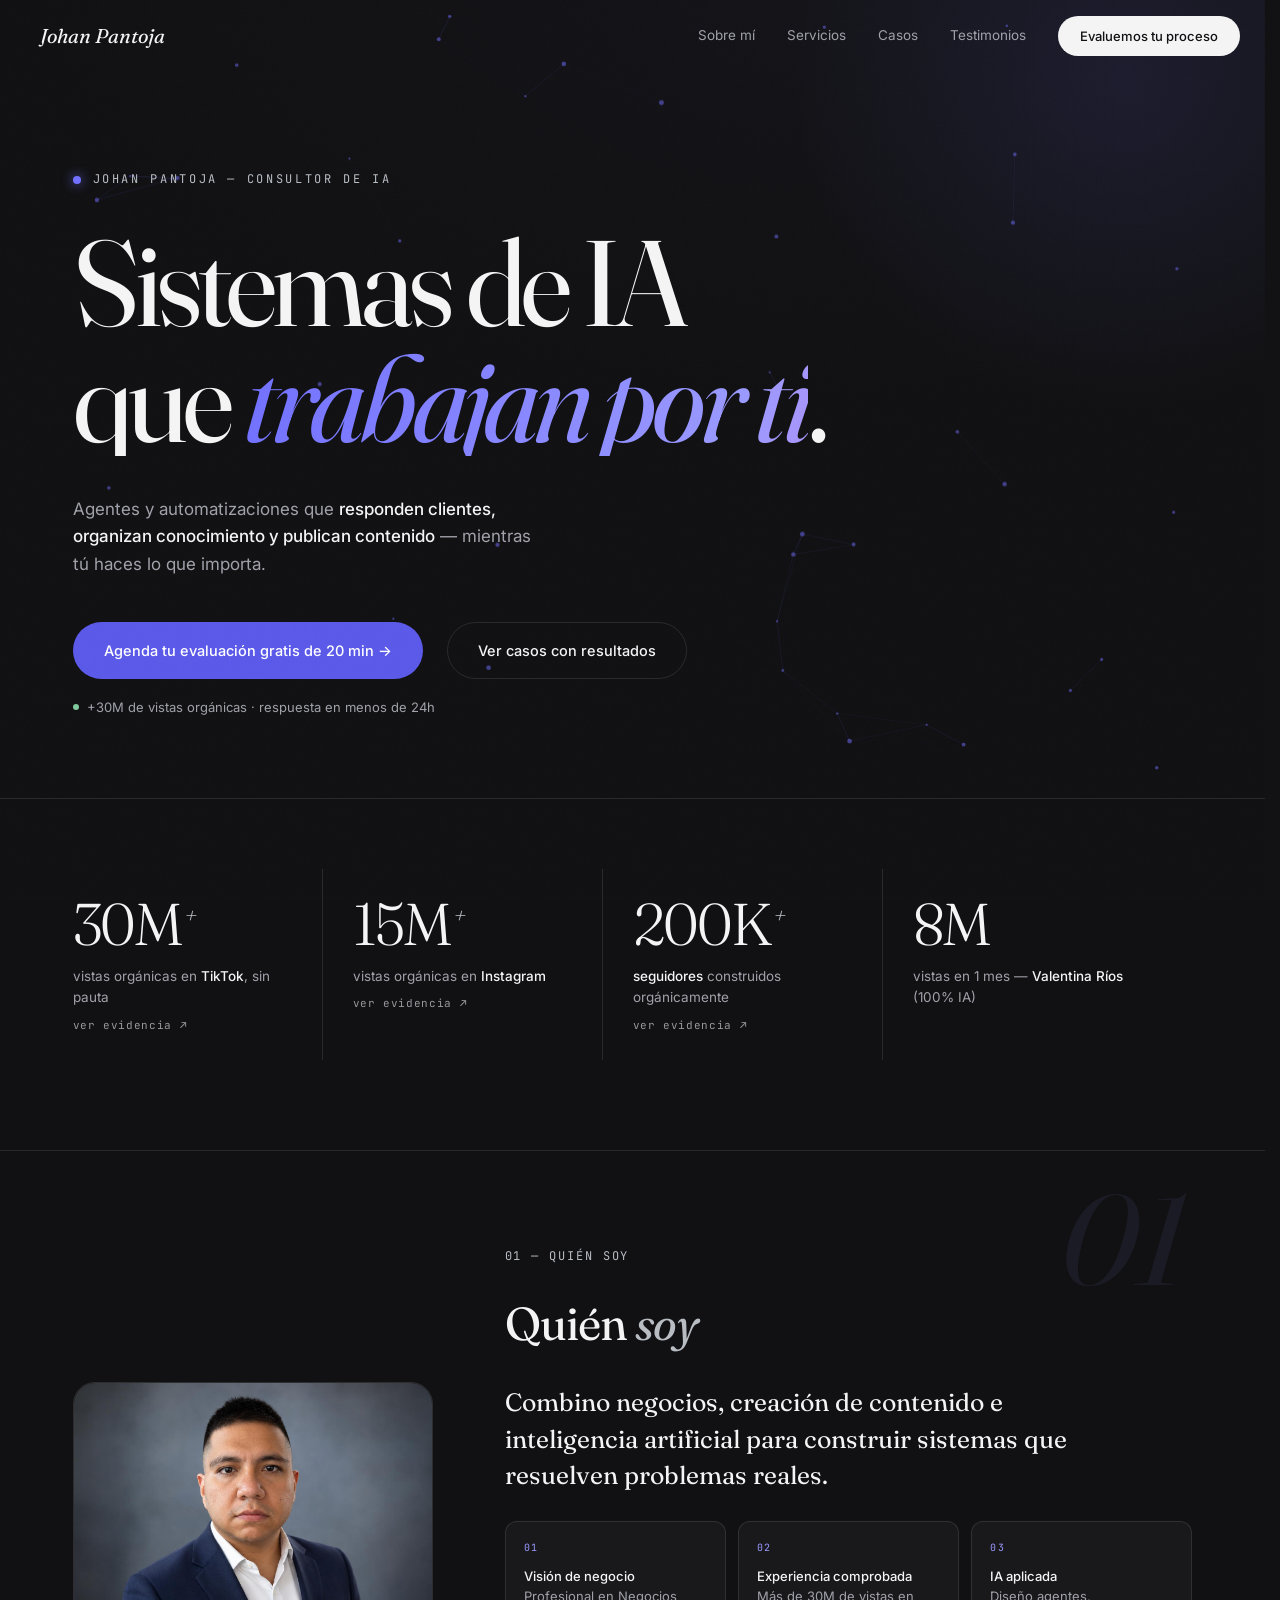
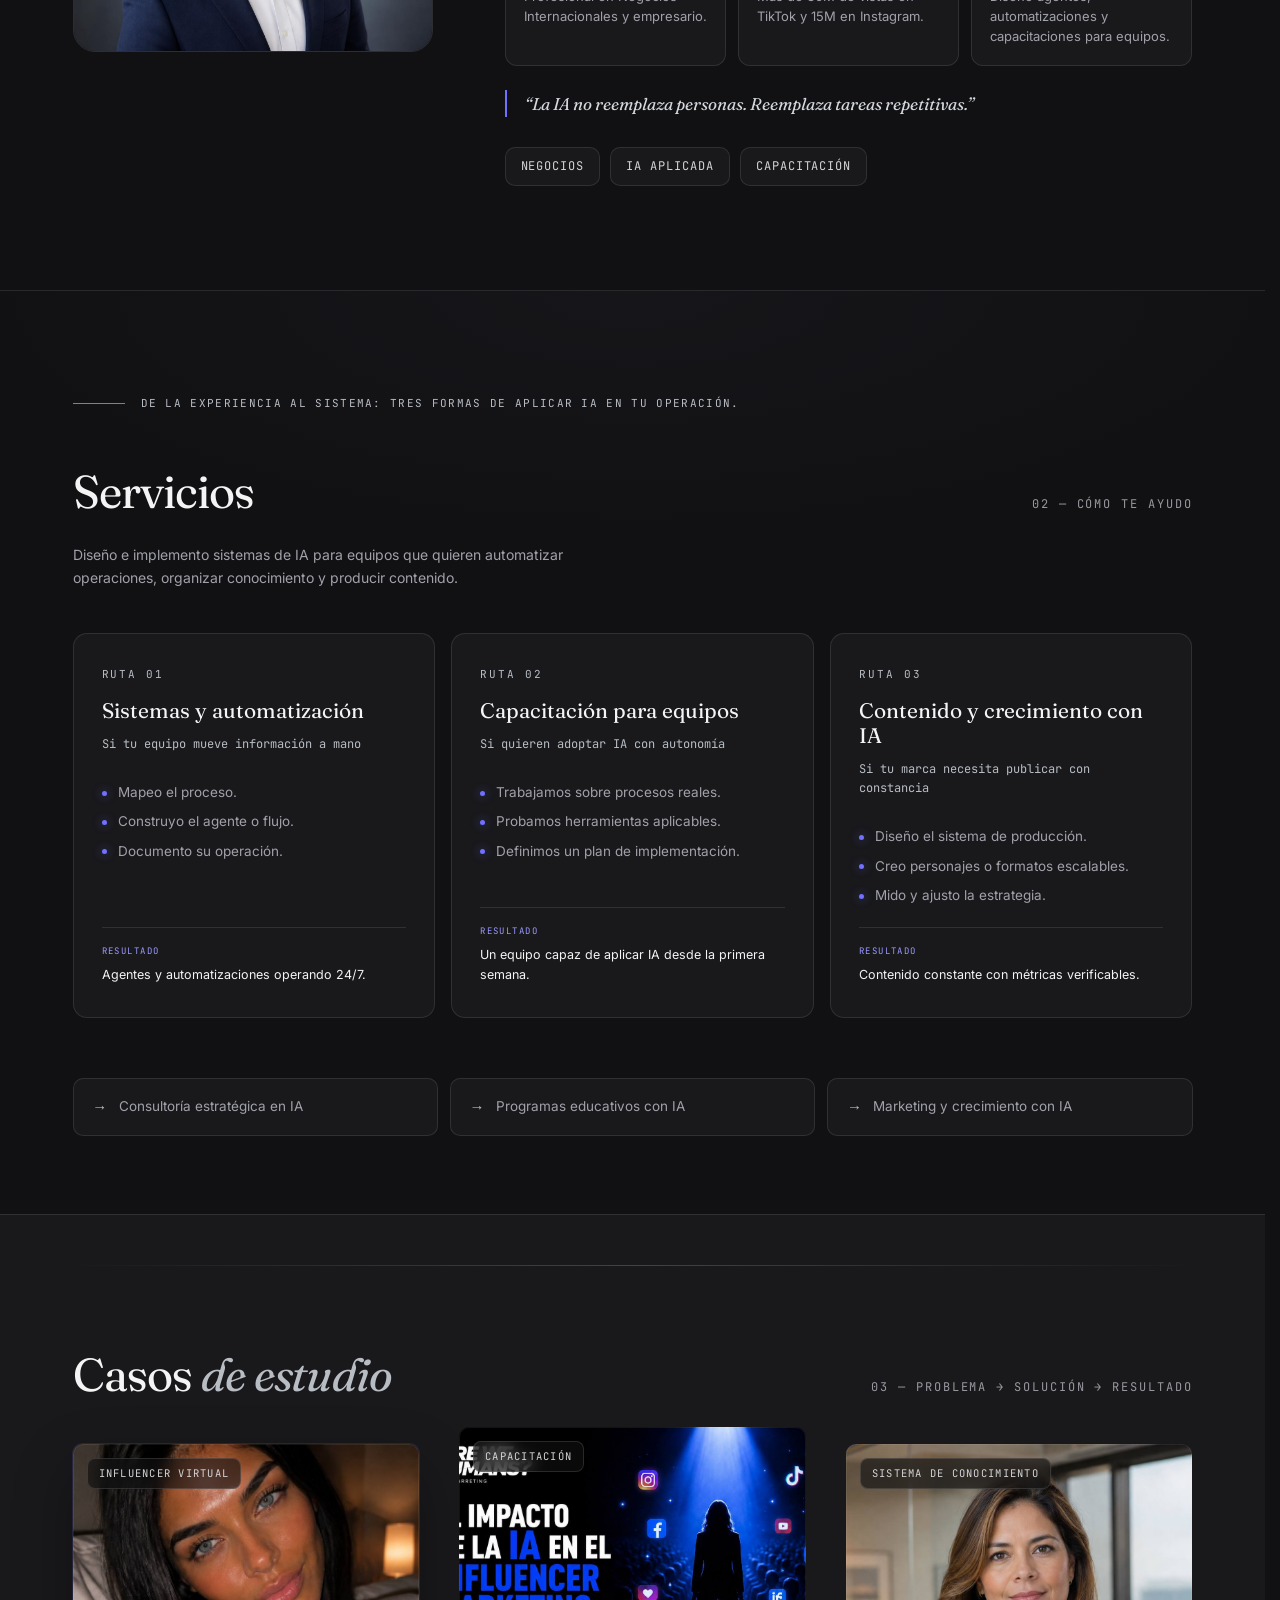
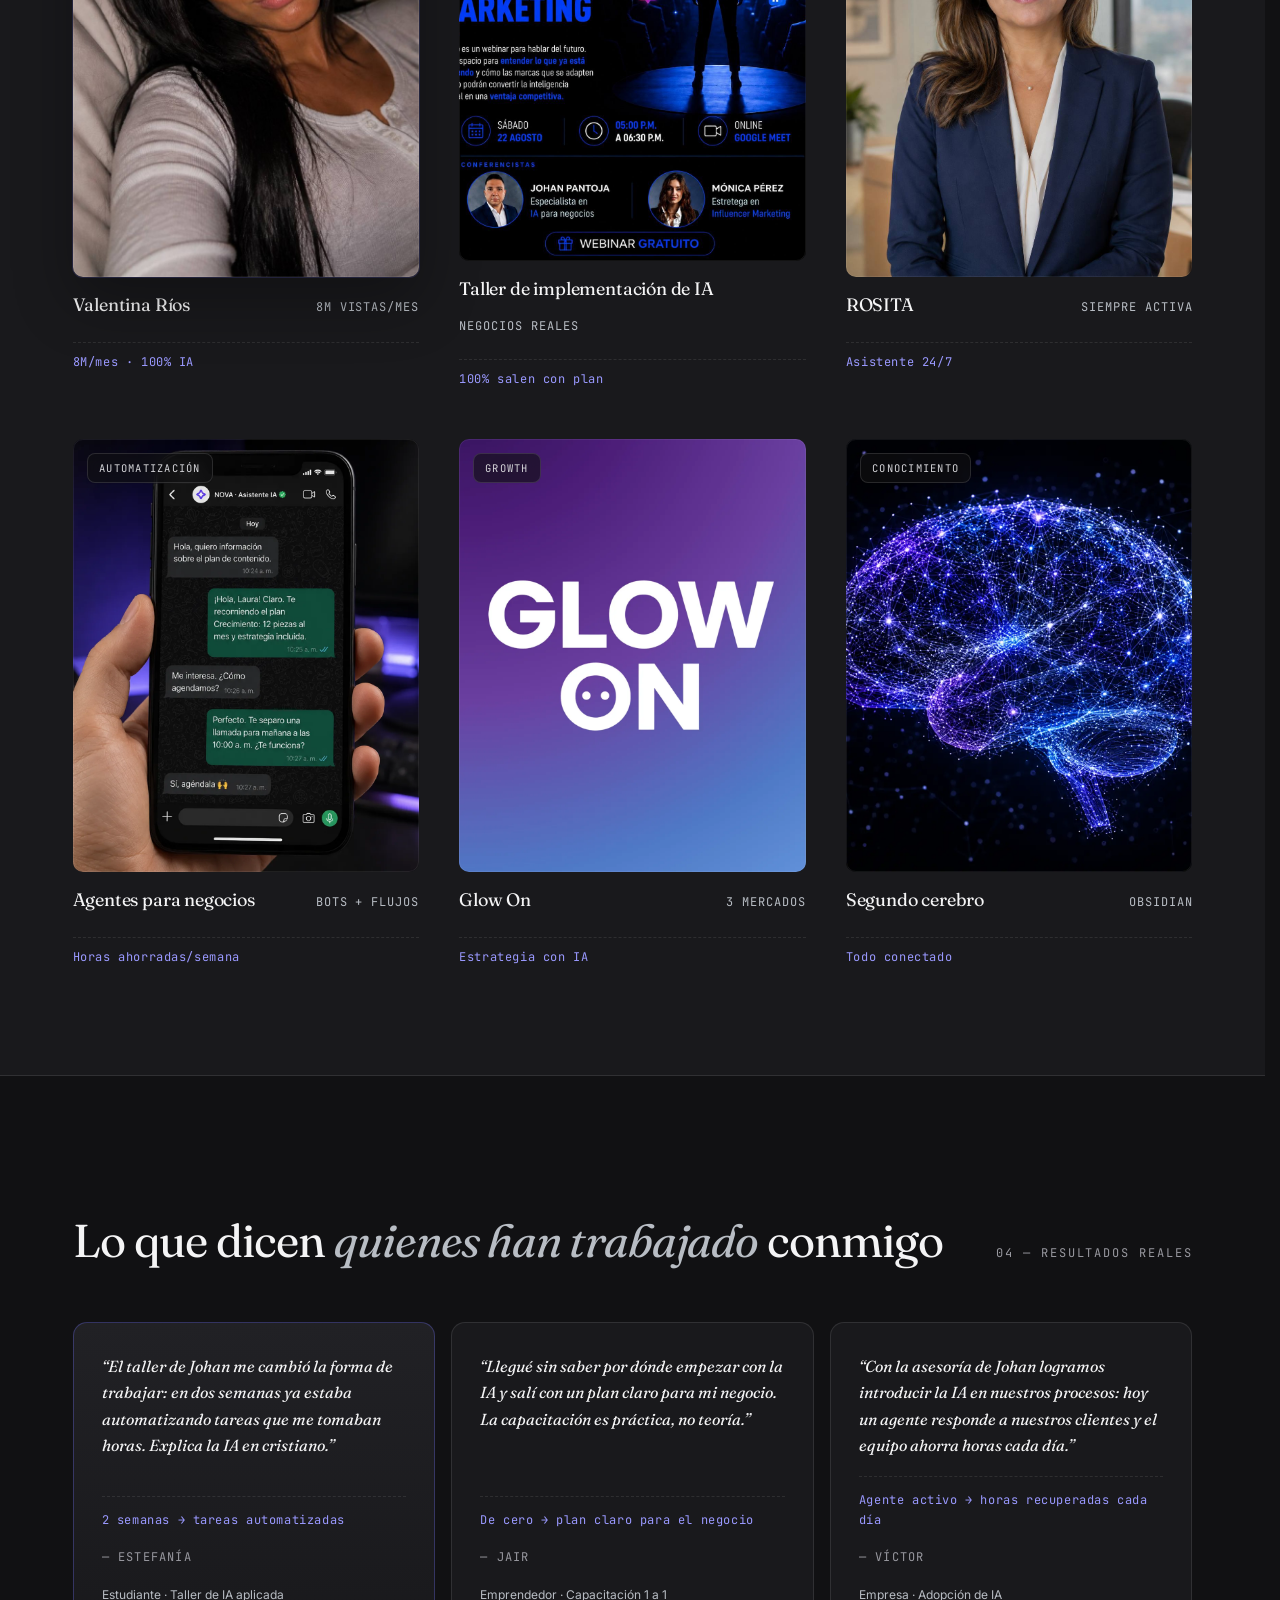
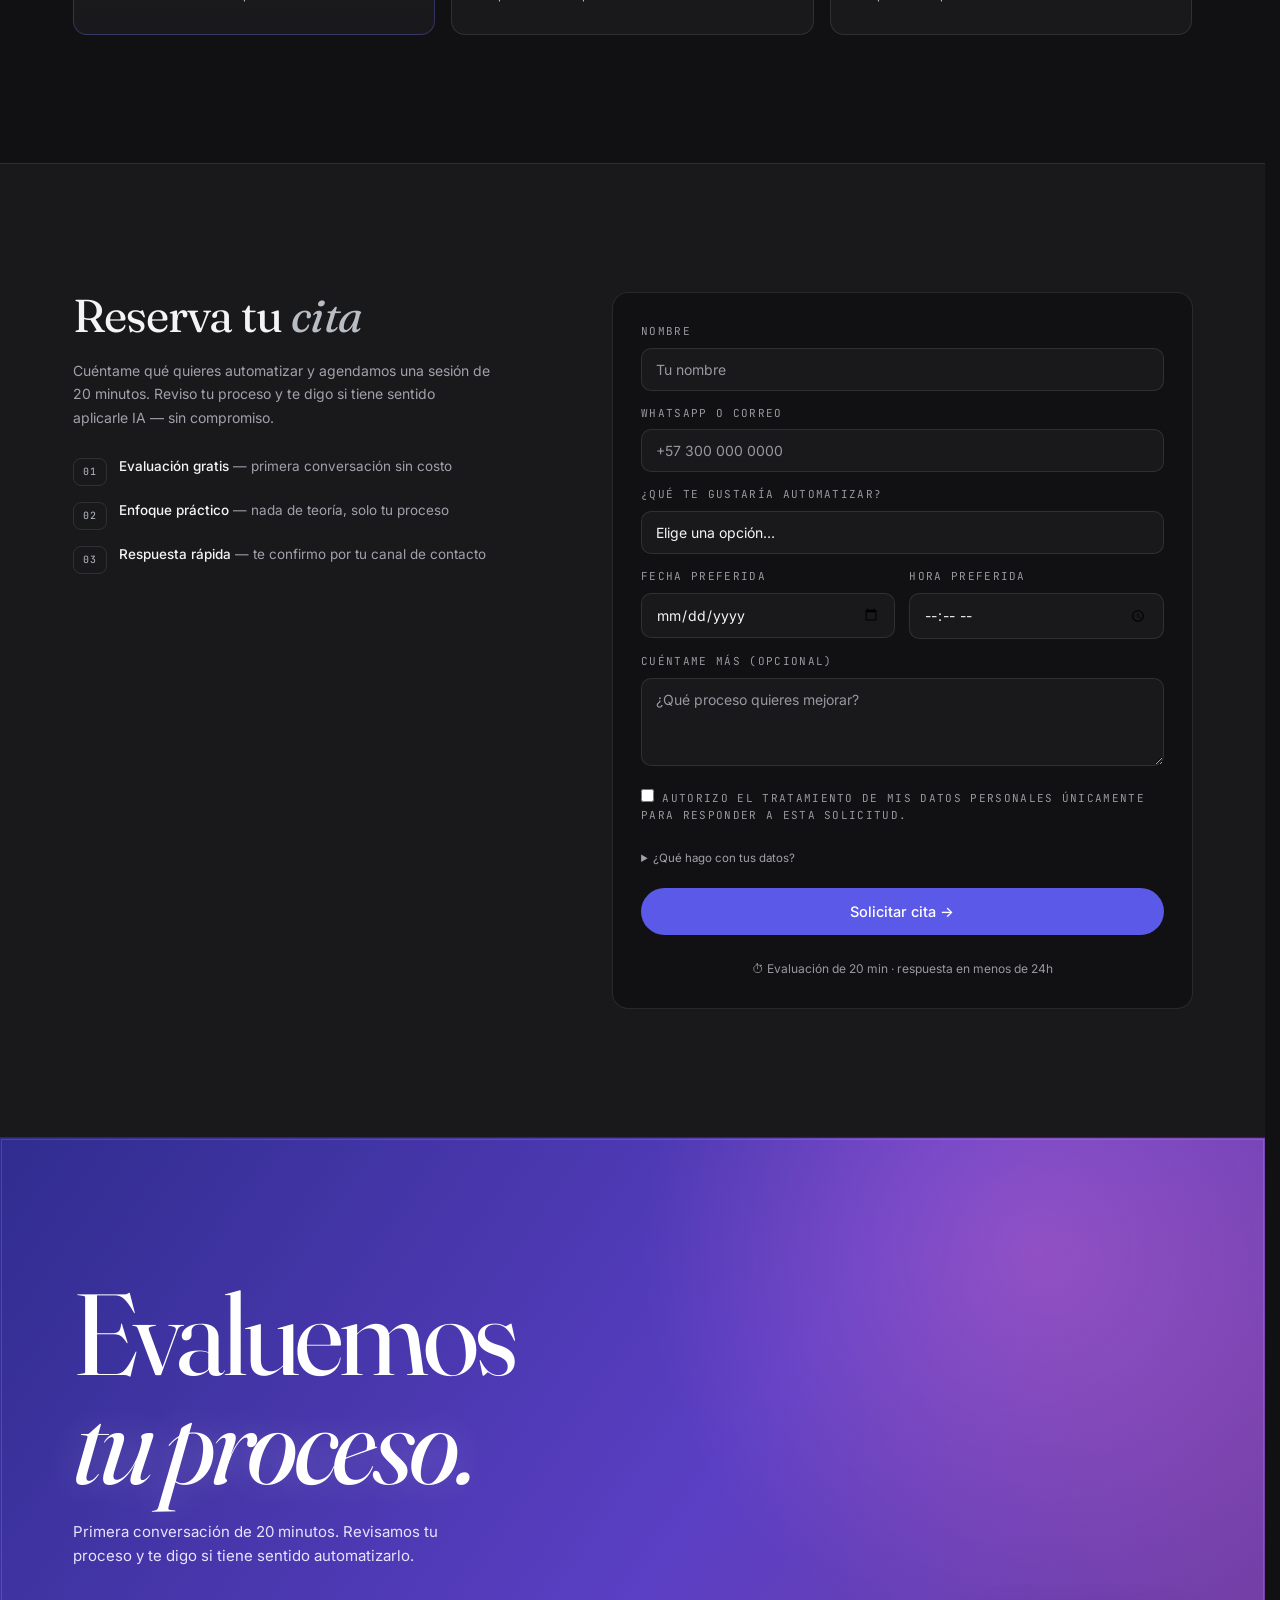
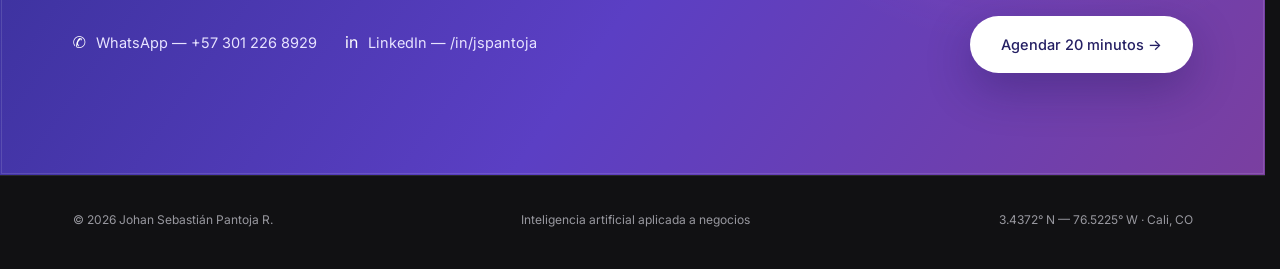
<file: index.html>
<!DOCTYPE html>
<html lang="es">
<head>
<meta charset="UTF-8">
<meta name="viewport" content="width=device-width, initial-scale=1.0">
<title>Johan Pantoja — Sistemas de IA para negocios</title>
<meta name="description" content="Johan Pantoja — diseño agentes, automatizaciones y segundos cerebros para equipos que quieren ahorrar tiempo, organizar conocimiento y crecer. Cali, Colombia.">
<meta property="og:title" content="Johan Pantoja — Sistemas de IA">
<meta property="og:description" content="Diseño agentes, automatizaciones y segundos cerebros para equipos. +30M de vistas orgánicas.">
<meta property="og:type" content="website">
<meta property="og:url" content="https://sebasjpr.github.io/portafolio/">
<meta property="og:image" content="https://sebasjpr.github.io/portafolio/johan-og.jpg">
<meta name="twitter:card" content="summary_large_image">
<meta name="twitter:title" content="Johan Pantoja — Sistemas de IA">
<meta name="twitter:description" content="Diseño agentes, automatizaciones y segundos cerebros para equipos. +30M de vistas orgánicas.">
<meta name="twitter:image" content="https://sebasjpr.github.io/portafolio/johan-og.jpg">
<meta name="theme-color" content="#111113">
<meta property="og:locale" content="es_CO">
<link rel="canonical" href="https://sebasjpr.github.io/portafolio/">
<script type="application/ld+json">
{"@context":"https://schema.org","@type":"Person","name":"Johan Sebastián Pantoja R.","url":"https://sebasjpr.github.io/portafolio/","image":"https://sebasjpr.github.io/portafolio/johan-og.jpg","jobTitle":"Consultor de Inteligencia Artificial","worksFor":[{"@type":"Organization","name":"Are We Humans?"},{"@type":"Organization","name":"Glow On"}],"alumniOf":"Pontificia Universidad Javeriana Cali","address":{"@type":"PostalAddress","addressLocality":"Cali","addressRegion":"Valle del Cauca","addressCountry":"CO"},"telephone":"+57 301 226 8929","knowsAbout":["Inteligencia Artificial","Automatización de procesos","Agentes de IA","Capacitación"],"sameAs":["https://linkedin.com/in/jspantoja"]}
</script>
<link rel="icon" href="data:image/svg+xml,%3Csvg xmlns='http://www.w3.org/2000/svg' viewBox='0 0 100 100'%3E%3Crect width='100' height='100' rx='22' fill='%23B8BDC4'/%3E%3Ctext x='50' y='70' font-family='Georgia,serif' font-size='54' font-style='italic' fill='%23111113' text-anchor='middle'%3EJ%3C/text%3E%3C/svg%3E">
<link rel="preconnect" href="https://fonts.googleapis.com">
<link rel="preconnect" href="https://fonts.gstatic.com" crossorigin>
<link href="https://fonts.googleapis.com/css2?family=Fraunces:ital,opsz,wght@0,9..144,300;0,9..144,400;1,9..144,300;1,9..144,400&family=Inter:wght@400;500&family=JetBrains+Mono:wght@400&display=swap" rel="stylesheet">
<style>
:root{
  --bg:#111113; --bg2:#19191C; --bg3:#212125;
  --ink:#F4F4F5; --muted:#A1A1AA; --faint:#98989F;
  --accent:#B8BDC4; --accent-d:#D4D8DD;
  --line:rgba(255,255,255,.1);
  --serif:"Fraunces",Georgia,serif; --sans:"Inter",system-ui,sans-serif; --mono:"JetBrains Mono",monospace;
  --ease:cubic-bezier(.23,1,.32,1);
}
*{margin:0;padding:0;box-sizing:border-box}
html{scroll-behavior:smooth;scroll-padding-top:88px;scrollbar-gutter:stable}
body{background:var(--bg);color:var(--ink);font-family:var(--sans);font-size:16px;line-height:1.6;-webkit-font-smoothing:antialiased;overflow-x:hidden}
::selection{background:var(--accent);color:#111113}
a{color:inherit;text-decoration:none}
img{display:block;max-width:100%}
body::after{content:"";position:fixed;inset:0;z-index:6;pointer-events:none;opacity:.025;mix-blend-mode:overlay;background-image:url("data:image/svg+xml,%3Csvg xmlns='http://www.w3.org/2000/svg' width='140' height='140'%3E%3Cfilter id='n'%3E%3CfeTurbulence type='fractalNoise' baseFrequency='0.9' numOctaves='2'/%3E%3C/filter%3E%3Crect width='140' height='140' filter='url(%23n)' opacity='0.6'/%3E%3C/svg%3E")}
.wrap{max-width:1200px;margin:0 auto;padding:0 40px}
@media(max-width:800px){.wrap{padding:0 22px}}
.skip{position:fixed;top:-60px;left:16px;z-index:300;background:var(--accent);color:#111113;padding:10px 18px;border-radius:8px;font-size:13px;transition:top .25s}
.skip:focus{top:12px}
:focus-visible{outline:2px solid var(--accent);outline-offset:3px;border-radius:4px}

nav{position:fixed;top:0;left:0;right:0;z-index:100;display:flex;justify-content:space-between;align-items:center;height:72px;padding:0 40px;transition:background .4s,box-shadow .4s}
nav.scrolled{background:rgba(17,17,19,.92);backdrop-filter:blur(14px);box-shadow:0 1px 0 var(--line)}
.logo{font-family:var(--serif);font-style:italic;font-weight:400;font-size:20px}
.nav-r{display:flex;align-items:center;gap:32px;font-size:13.5px;color:var(--muted)}
.nav-r a{transition:color .25s}
.nav-r a:hover{color:var(--ink)}
.nav-cta{background:var(--ink);color:var(--bg);padding:10px 22px;border-radius:999px;font-size:13px;font-weight:500;transition:all .3s}
.nav-cta:hover{background:var(--accent);color:#111113}
.burger{display:none;background:none;border:none;color:var(--ink);font-size:26px;cursor:pointer;line-height:1;padding:4px}
@media(max-width:800px){
  nav{padding:0 22px}
  .nav-r{position:fixed;top:0;right:0;bottom:0;width:min(320px,82vw);flex-direction:column;align-items:flex-start;gap:8px;background:rgba(17,17,19,.98);backdrop-filter:blur(16px);padding:96px 34px 40px;transform:translateX(105%);transition:transform .45s var(--ease);font-size:16px;z-index:150}
  .nav-r.open{transform:translateX(0)}
  .nav-r a{color:var(--ink);padding:12px 0;width:100%;border-bottom:1px solid var(--line)}
  .nav-r .nav-cta{margin-top:20px;text-align:center;border-bottom:none}
  .burger{display:block;z-index:160;position:relative}
  .nav-back{position:fixed;inset:0;background:rgba(0,0,0,.55);opacity:0;pointer-events:none;transition:opacity .3s;z-index:140}
  .nav-back.show{opacity:1;pointer-events:auto}
}

/* HERO — IA viva */
.hero{position:relative;padding:170px 0 80px;overflow:hidden;background:radial-gradient(120% 90% at 70% 0%,#141419 0%,var(--bg) 55%)}
.hero:before{content:"";position:absolute;top:-300px;right:-240px;width:760px;height:760px;border-radius:50%;background:radial-gradient(circle,rgba(113,112,255,.10),transparent 62%)}
.hero-net{position:absolute;inset:0;width:100%;height:100%;pointer-events:none;z-index:0}
/* chips flotantes del hero eliminados en v20 */
.hero .wrap{position:relative;z-index:1}
.hero-kicker{display:flex;align-items:center;gap:12px;font-family:var(--mono);font-size:12px;letter-spacing:.22em;text-transform:uppercase;color:var(--accent);margin-bottom:36px}
.hero-kicker .dot{width:8px;height:8px;border-radius:50%;background:#7170ff;box-shadow:0 0 12px rgba(113,112,255,.9)}
.hero h1{font-family:var(--serif);font-weight:400;font-size:clamp(56px,9.5vw,148px);line-height:.95;letter-spacing:-.04em;max-width:1100px}
.hero h1 em{font-style:italic;color:#9A99FF;text-shadow:0 0 34px rgba(113,112,255,.35)}
.hero h1 em.g-word{font-style:italic;color:transparent;background:linear-gradient(100deg,#7170ff 0%,#9A99FF 30%,#ff7ad9 60%,#7170ff 100%);background-size:300% 100%;-webkit-background-clip:text;background-clip:text;-webkit-text-fill-color:transparent;text-shadow:none;animation:gShift 14s linear infinite}
@keyframes gShift{to{background-position:300% 0}}
.hl{display:block;overflow:hidden}
.hl>span{display:block;transform:none;transition:transform 1.15s var(--ease)}
html.reveal-ready .hl>span{transform:translateY(115%)}
html.reveal-ready .hl>span.show{transform:translateY(0)}
.hero-sub{margin-top:40px;font-size:17px;color:var(--muted);max-width:470px}
.hero-sub b{color:var(--ink);font-weight:500}
.hero-ctas{display:flex;align-items:center;gap:24px;margin-top:44px;flex-wrap:wrap}
.cta-note{margin-top:18px;font-size:13px;color:var(--muted);display:flex;align-items:center;gap:8px}
.cta-note .dot{width:6px;height:6px;border-radius:50%;background:#7FC99B;flex:none}
.btn{display:inline-flex;align-items:center;gap:10px;padding:16px 30px;border-radius:999px;font-size:14.5px;font-weight:500;transition:all .35s var(--ease);border:1px solid transparent}
.btn-solid{background:#5B59E8;color:#fff}
.btn-solid:hover{background:#8B8AFF;transform:translateY(-2px);box-shadow:0 16px 40px rgba(113,112,255,.35)}
.btn-ghost{border:1px solid var(--line);color:var(--ink)}
.btn-ghost:hover{border-color:rgba(255,255,255,.35);color:var(--ink);transform:translateY(-2px)}
.btn-link{color:var(--ink);border-bottom:1px solid var(--line);padding:4px 0;border-radius:0;font-size:15px}
.btn-link:hover{border-color:var(--accent);color:var(--accent)}
@media(max-width:800px){.hero{padding:132px 0 64px}.hero-sub{font-size:16px}}
@media(max-width:600px){.hero h1{font-size:clamp(44px,13vw,54px)}.hero-ctas{flex-direction:column;align-items:stretch;gap:14px}.hero-ctas .btn{justify-content:center;width:100%}}

/* MÉTRICAS */
.metrics{padding:70px 0 90px;border-top:1px solid var(--line);border-bottom:1px solid var(--line)}
.m-row{display:grid;grid-template-columns:repeat(4,1fr);gap:0}
.m{padding:26px 30px 26px 0;border-right:1px solid var(--line);margin-right:30px}
.m:last-child{border-right:none;margin-right:0}
.m .num{font-family:var(--serif);font-weight:300;font-size:clamp(42px,4.6vw,72px);letter-spacing:-.03em;line-height:1;color:var(--ink)}
.m .num sup{font-size:.42em;color:var(--accent);font-style:italic;margin-left:3px}
.m .lbl{margin-top:12px;font-size:13.5px;color:var(--muted);line-height:1.6}
.m .lbl b{color:var(--ink);font-weight:500}
.m a:hover .num{color:var(--accent)}
.m-src{display:block;margin-top:8px;font-family:var(--mono);font-size:11px;color:var(--faint);letter-spacing:.06em}
@media(max-width:900px){.m-row{grid-template-columns:repeat(2,1fr);gap:28px 18px}.m{border-right:none;padding-right:0;margin-right:0;border-bottom:1px solid var(--line);padding-bottom:22px}.m:nth-last-child(-n+2){border-bottom:none}}

/* SOBRE MÍ */
.about{position:relative;padding:96px 0 104px;background:var(--bg);border-bottom:1px solid var(--line)}
.about::before{content:"01";position:absolute;top:24px;right:max(40px,calc((100vw - 1120px)/2));color:rgba(154,153,255,.08);font-family:var(--serif);font-size:clamp(72px,10vw,150px);font-style:italic;line-height:1;pointer-events:none}
@media(max-width:800px){.about{padding:72px 0 80px}.about::before{top:18px;right:22px;font-size:78px}}
.about-grid{display:grid;grid-template-columns:360px 1fr;gap:72px;align-items:center}
.about-photo{position:relative}
.about-photo::before{content:"";position:absolute;inset:-12px;border-radius:30px;background:radial-gradient(circle at 30% 25%,rgba(113,112,255,.38),transparent 62%);filter:blur(26px);z-index:-1}
.about-photo img{width:100%;aspect-ratio:4/3;object-fit:cover;border-radius:22px;border:1px solid rgba(255,255,255,.12)}
.about-note{font-family:var(--mono);font-size:12px;letter-spacing:.16em;text-transform:uppercase;color:var(--accent);display:block;margin-bottom:20px}
.about h2{font-family:var(--serif);font-weight:400;font-size:clamp(30px,3.6vw,50px);letter-spacing:-.02em;margin-bottom:24px}
.about h2 em{font-style:italic;color:var(--accent)}
.about-text{font-size:16px;color:var(--muted);line-height:1.78;max-width:660px}
.about-text b{color:var(--ink);font-weight:500}
.about-lead{max-width:620px;color:var(--ink);font-family:var(--serif);font-size:clamp(19px,2vw,25px);line-height:1.45}
.about-facts{display:grid;grid-template-columns:repeat(3,1fr);gap:12px;margin-top:28px}
.about-fact{padding:18px;border:1px solid var(--line);border-radius:12px;background:var(--bg2)}
.fact-n{display:block;margin-bottom:10px;color:#9A99FF;font-family:var(--mono);font-size:10px;letter-spacing:.14em}
.about-fact p{color:var(--muted);font-size:13px;line-height:1.55}
.about-fact b{color:var(--ink);font-weight:500}
.about-principle{margin-top:24px;padding-left:18px;border-left:2px solid #7170ff;color:var(--accent-d);font-family:var(--serif);font-size:17px;font-style:italic}
@media(max-width:700px){.about-facts{grid-template-columns:1fr}}
.about-chips{display:flex;flex-wrap:wrap;gap:10px;margin-top:30px}
.a-chip{font-family:var(--mono);font-size:12px;letter-spacing:.08em;text-transform:uppercase;color:#D4D4D8;border:1px solid var(--line);border-radius:10px;padding:9px 15px;background:var(--bg2)}
@media(max-width:900px){.about-grid{grid-template-columns:1fr;gap:44px}.about-photo{max-width:340px}}

/* SERVICIOS — 3 rutas + capacidades */
.services{padding:104px 0 78px;background:radial-gradient(100% 50% at 50% 0%,#16161A 0%,var(--bg) 55%)}
.w-head{display:flex;justify-content:space-between;align-items:baseline;margin-bottom:16px;gap:30px;flex-wrap:wrap}
.w-head h2{font-family:var(--serif);font-weight:400;font-size:clamp(30px,3.6vw,50px);letter-spacing:-.02em}
.w-head h2 em{font-style:italic;color:var(--accent)}
.w-note{font-family:var(--mono);font-size:12px;letter-spacing:.16em;text-transform:uppercase;color:var(--faint)}
.section-bridge{display:flex;align-items:center;gap:16px;margin-bottom:42px;color:var(--accent);font-family:var(--mono);font-size:11px;letter-spacing:.12em;text-transform:uppercase}
.section-bridge::before{content:"";width:52px;height:1px;background:#7170ff}
.w-sub{font-size:14px;color:var(--muted);max-width:560px;margin-bottom:44px}
.routes{display:grid;grid-template-columns:repeat(3,1fr);gap:16px;margin-bottom:60px}
.route{position:relative;background:var(--bg2);border:1px solid var(--line);border-radius:14px;padding:32px 28px;display:flex;flex-direction:column;transition:all .4s var(--ease)}
.route:hover{transform:translateY(-2px);border-color:rgba(244,244,245,.3);background:var(--bg3);box-shadow:inset 0 1px 0 rgba(255,255,255,.05)}
.route .r-n{font-family:var(--mono);font-size:11px;letter-spacing:.18em;color:var(--accent);margin-bottom:14px}
.route h3{font-family:var(--serif);font-weight:400;font-size:21px;line-height:1.2;margin-bottom:12px}
.route .r-for{font-size:12px;font-family:var(--mono);color:var(--accent);margin-bottom:10px}
.route p{font-size:13.5px;color:var(--muted);line-height:1.65}
.route-list{display:grid;gap:9px;margin:18px 0 22px;list-style:none}
.route-list li{position:relative;padding-left:16px;color:var(--muted);font-size:13.5px;line-height:1.5}
.route-list li::before{content:"";position:absolute;top:.65em;left:0;width:5px;height:5px;border-radius:50%;background:#7170ff;box-shadow:0 0 8px rgba(113,112,255,.55)}
.route .r-deliver{margin-top:auto;padding-top:16px;font-size:12.5px;color:var(--ink);border-top:1px solid var(--line)}
.route .r-deliver span{display:block;margin-bottom:6px;color:#9A99FF;font-family:var(--mono);font-size:9px;letter-spacing:.16em}
.route .r-deliver b{color:var(--accent);font-weight:500}
.caps{display:grid;grid-template-columns:repeat(3,1fr);gap:12px;margin-top:8px}
.cap{display:flex;align-items:center;gap:12px;border:1px solid var(--line);border-radius:10px;padding:16px 18px;font-size:13.5px;color:var(--muted);transition:all .3s;background:var(--bg2)}
.cap:hover{color:var(--ink);border-color:rgba(244,244,245,.3)}
.cap .c-n{font-family:var(--serif);font-style:italic;color:var(--accent);font-size:15px}
@media(max-width:900px){.routes{grid-template-columns:1fr}.caps{grid-template-columns:1fr}}

/* TRABAJO / CASOS */
.work{position:relative;padding:92px 0 108px;background:var(--bg2);border-top:1px solid var(--line);border-bottom:1px solid var(--line)}
.work::before{content:"";display:block;width:min(1120px,calc(100% - 44px));height:1px;margin:-42px auto 72px;background:linear-gradient(90deg,transparent,rgba(113,112,255,.4),transparent)}
@media(max-width:800px){.services{padding:76px 0 60px}.work{padding:72px 0 80px}.work::before{margin:-28px auto 52px}}
.w-grid{display:grid;grid-template-columns:repeat(3,1fr);gap:50px 40px}
.w-item{display:block;cursor:pointer;background:none;border:none;padding:0;font:inherit;text-align:left;width:100%;color:inherit}
.w-visual{position:relative;overflow:hidden;aspect-ratio:4/5;background:var(--bg3);border-radius:10px;box-shadow:inset 0 -48px 48px -32px rgba(0,0,0,.45)}
.w-visual::after{content:"";position:absolute;inset:0;border:1px solid rgba(255,255,255,.07);border-radius:inherit;pointer-events:none;z-index:1}
.w-visual img,.w-visual video{width:100%;height:100%;object-fit:cover;transition:transform 1.3s var(--ease)}
.w-tag{position:absolute;top:14px;left:14px;z-index:2;font-family:var(--mono);font-size:10.5px;letter-spacing:.12em;text-transform:uppercase;color:#D4D4D8;background:rgba(17,17,19,.62);backdrop-filter:blur(8px);-webkit-backdrop-filter:blur(8px);border:1px solid rgba(255,255,255,.12);padding:6px 11px;border-radius:8px}
@media(hover:hover) and (pointer:fine){.w-item:hover .w-visual img,.w-item:hover .w-visual video{transform:scale(1.05)}}
.w-item .w-open{position:absolute;left:14px;bottom:14px;font-family:var(--mono);font-size:11px;letter-spacing:.14em;text-transform:uppercase;color:#111113;background:var(--accent);padding:8px 14px;border-radius:999px;opacity:0;transform:translateY(8px);transition:all .35s var(--ease)}
.w-item:hover .w-open{opacity:1;transform:none}
@media(max-width:800px){.w-item .w-open{opacity:1;transform:none}}
.w-cap{margin-top:14px;display:flex;justify-content:space-between;align-items:baseline;gap:14px;flex-wrap:wrap}
.w-cap h3{font-family:var(--serif);font-weight:400;font-size:18px;letter-spacing:-.01em}
.w-cap .w-metric{font-family:var(--mono);font-size:12px;color:var(--accent);letter-spacing:.08em;text-transform:uppercase;white-space:nowrap}
.w-ba{flex-basis:100%;display:flex;align-items:center;gap:8px;font-family:var(--mono);font-size:12px;letter-spacing:.05em;margin-top:8px;padding-top:10px;border-top:1px dashed rgba(255,255,255,.09);min-width:0}
.w-ba .ba-after{color:#9A99FF;white-space:nowrap;overflow:hidden;text-overflow:ellipsis}
.w-item{position:relative}
.w-item::after{content:"";position:absolute;inset:0;border-radius:10px;pointer-events:none;opacity:0;transition:opacity .4s var(--ease);background:radial-gradient(340px circle at var(--mx,50%) var(--my,50%),rgba(113,112,255,.16),transparent 65%)}
.w-item:hover::after{opacity:1}
.w-feat .w-visual{box-shadow:inset 0 -48px 48px -32px rgba(0,0,0,.45),0 0 0 1px rgba(113,112,255,.16),0 24px 60px rgba(0,0,0,.3)}
@media(max-width:900px){.w-grid{grid-template-columns:1fr 1fr;gap:40px 24px}}
@media(max-width:600px){.w-grid{grid-template-columns:1fr}}

/* MODALES */
.modal{position:fixed;inset:0;z-index:200;display:flex;align-items:center;justify-content:center;padding:24px;opacity:0;pointer-events:none;transition:opacity .35s var(--ease)}
.modal.open{opacity:1;pointer-events:auto}
.modal-bg{position:absolute;inset:0;background:rgba(10,10,12,.82);backdrop-filter:blur(8px)}
.modal-box{position:relative;background:var(--bg2);border:1px solid var(--line);border-radius:18px;max-width:720px;width:100%;max-height:86vh;overflow-y:auto;padding:44px 44px 40px;transform:translateY(24px) scale(.98);transition:transform .4s var(--ease)}
.modal.open .modal-box{transform:none}
.modal-close{position:absolute;top:18px;right:20px;background:none;border:1px solid var(--line);color:var(--muted);width:36px;height:36px;border-radius:50%;font-size:16px;cursor:pointer;transition:all .3s}
.modal-close:hover{color:var(--ink);border-color:var(--accent)}
.modal-hint{position:absolute;bottom:16px;right:22px;font-family:var(--mono);font-size:10.5px;color:var(--faint);letter-spacing:.1em}
.m-kicker{font-family:var(--mono);font-size:12px;letter-spacing:.16em;text-transform:uppercase;color:var(--accent);margin-bottom:14px}
.modal-box h3{font-family:var(--serif);font-weight:400;font-size:clamp(26px,3.2vw,38px);letter-spacing:-.02em;line-height:1.08;margin-bottom:26px}
.modal-box h3 em{font-style:italic;color:var(--accent)}
.m-sec{margin-bottom:20px}
.m-sec h4{font-family:var(--mono);font-size:10px;letter-spacing:.18em;text-transform:uppercase;color:var(--faint);margin-bottom:8px}
.m-sec p,.m-sec li{font-size:14px;color:var(--muted);line-height:1.7}
.m-sec ul{list-style:none}
.m-sec li{padding-left:16px;position:relative;margin-bottom:6px}
.m-sec li:before{content:"—";position:absolute;left:0;color:var(--accent)}
.m-steps{display:grid;grid-template-columns:repeat(3,1fr);gap:12px}
.m-step{padding:18px;border:1px solid var(--line);border-radius:12px;background:var(--bg3)}
.m-step > span{color:#9A99FF;font-family:var(--mono);font-size:10px;letter-spacing:.12em}
.m-step h4{font-family:var(--mono);font-size:10px;letter-spacing:.18em;text-transform:uppercase;color:var(--faint);margin:10px 0 8px}
.m-step p{font-size:13.5px;color:var(--muted);line-height:1.6;margin:0}
.m-tools{display:flex;flex-wrap:wrap;gap:8px;margin:20px 0}
.m-tools span{padding:7px 12px;border:1px solid var(--line);border-radius:999px;color:var(--muted);font-family:var(--mono);font-size:10.5px}
@media(max-width:650px){.m-steps{grid-template-columns:1fr}}
.m-result{background:var(--bg3);border:1px solid var(--line);border-radius:12px;padding:20px 22px;margin:22px 0;display:flex;justify-content:space-between;align-items:baseline;gap:18px;flex-wrap:wrap}
.m-result .r-num{font-family:var(--serif);font-weight:300;font-size:38px;color:var(--accent);letter-spacing:-.02em}
.m-result .r-lbl{font-size:12.5px;color:var(--muted);max-width:220px}
.m-cta{display:inline-flex;margin-top:8px}
@media(max-width:600px){.modal-box{padding:34px 24px 30px}}

/* TESTIMONIOS */
.testimonials{padding:clamp(88px,10vw,136px) 0}
.t-grid{display:grid;grid-template-columns:repeat(3,1fr);gap:16px;margin-top:44px}
.t-card{border:1px solid var(--line);border-radius:14px;padding:30px 28px;background:var(--bg2);display:flex;flex-direction:column;gap:18px;transition:all .35s var(--ease)}
.t-card:hover{border-color:rgba(244,244,245,.3);transform:translateY(-2px)}
.t-card.t-feat{border-color:rgba(113,112,255,.3);background:linear-gradient(180deg,var(--bg3),var(--bg2))}
.t-result{font-family:var(--mono);font-size:12px;color:#9A99FF;letter-spacing:.05em;padding-top:14px;border-top:1px dashed rgba(255,255,255,.09)}
.t-card .t-quote{font-family:var(--serif);font-style:italic;font-size:16px;line-height:1.65;color:var(--ink);max-width:34ch}
.t-result{margin-top:auto}
.t-card .t-who{font-family:var(--mono);font-size:12px;letter-spacing:.1em;text-transform:uppercase;color:var(--faint)}
.t-card .t-role{font-size:12px;color:var(--accent)}
@media(max-width:900px){.t-grid{grid-template-columns:1fr}}

/* RESERVA DE CITA */
.reserva{padding:clamp(88px,10vw,136px) 0;background:var(--bg2);border-top:1px solid var(--line);border-bottom:1px solid var(--line)}
.reserva-grid{display:grid;grid-template-columns:1fr 1.2fr;gap:56px;align-items:start}
.reserva-l h2{font-family:var(--serif);font-weight:400;font-size:clamp(30px,3.6vw,50px);letter-spacing:-.02em;line-height:1.05;margin-bottom:18px}
.reserva-l h2 em{font-style:italic;color:var(--accent)}
.reserva-l p{font-size:14px;color:var(--muted);max-width:420px;line-height:1.7}
.reserva-l .r-points{margin-top:26px;display:flex;flex-direction:column;gap:14px}
.reserva-l .r-point{display:flex;gap:12px;align-items:flex-start;font-size:13.5px;color:var(--muted)}
.reserva-l .r-point b{color:var(--ink);font-weight:500}
.reserva-l .r-point .r-ic{font-family:var(--mono);font-size:10px;letter-spacing:.14em;text-transform:uppercase;color:var(--accent);border:1px solid var(--line);border-radius:8px;padding:5px 9px;white-space:nowrap;margin-top:2px}
.r-form{display:flex;flex-direction:column;gap:14px;border:1px solid var(--line);border-radius:16px;padding:30px 28px;background:var(--bg)}
.r-form label{font-family:var(--mono);font-size:11px;letter-spacing:.12em;text-transform:uppercase;color:var(--faint);margin-bottom:7px;display:block}
.r-form .f-row{display:grid;grid-template-columns:1fr 1fr;gap:14px}
.r-form input,.r-form select,.r-form textarea{width:100%;background:var(--bg2);border:1px solid var(--line);border-radius:10px;color:var(--ink);font-family:var(--sans);font-size:14px;padding:12px 14px;transition:all .3s;appearance:none}
.r-form input:focus,.r-form select:focus,.r-form textarea:focus{outline:none;border-color:var(--accent);background:var(--bg3)}
.r-form input::placeholder,.r-form textarea::placeholder{color:var(--faint)}
.r-form select option{background:var(--bg2);color:var(--ink)}
.r-form textarea{resize:vertical;min-height:88px}
.r-consent{display:flex;align-items:flex-start;gap:10px;font-family:var(--sans);font-size:12.5px;line-height:1.55;color:var(--muted);text-transform:none;letter-spacing:0;margin:0;cursor:pointer}
.r-consent input{width:auto;margin-top:2px;padding:0;background:none;border:none;appearance:auto;accent-color:#7170ff;flex:none}
.r-consent a{color:var(--accent);text-decoration:underline}
.privacy-note{margin-top:4px;font-size:12px}
.privacy-note summary{font-size:11.5px;cursor:pointer;color:var(--muted)}
.r-form .hp{position:absolute;left:-9999px;opacity:0;height:0;width:0;overflow:hidden}
.r-form .btn-solid{width:100%;justify-content:center;margin-top:6px;border:none;cursor:pointer;font-family:var(--sans);font-size:14.5px;font-weight:500;padding:15px 22px;border-radius:999px;transition:all .3s}
.r-status{margin-top:14px;font-size:13.5px;color:var(--muted);display:none;align-items:center;gap:9px}
.r-status.ok{color:#7FC99B;display:flex}
.r-status.err{color:#E07B7B;display:flex}
.r-status a{color:inherit;text-decoration:underline;font-weight:500}
.r-status .sp{width:14px;height:14px;border-radius:50%;border:2px solid currentColor;border-top-color:transparent;animation:rspin .8s linear infinite}
.r-status.loading{display:flex}
.r-hint{font-size:12px;color:var(--faint);text-align:center;margin-top:10px}
@keyframes rspin{to{transform:rotate(360deg)}}
@media(max-width:800px){.reserva-grid{grid-template-columns:1fr;gap:34px}.r-form .f-row{grid-template-columns:1fr}}

/* CONTACTO */
.cta{position:relative;overflow:hidden;padding:clamp(96px,11vw,150px) 0 clamp(78px,8vw,120px);background:radial-gradient(circle at 82% 18%,rgba(255,122,217,.3),transparent 34%),linear-gradient(125deg,#302D8F 0%,#5B3FC4 56%,#7A3FA0 100%);color:#fff}
.cta::before{content:"";position:absolute;inset:1px;border:1px solid rgba(255,255,255,.12);pointer-events:none}
.cta h2{font-family:var(--serif);font-weight:400;font-size:clamp(52px,9vw,132px);line-height:.95;letter-spacing:-.04em}
.cta h2 em{font-style:italic;color:#FFFFFF;text-shadow:0 0 36px rgba(255,255,255,.18)}
.cta-micro{margin-top:22px;font-size:15px;color:#E7E3FF;max-width:420px}
.cta-foot{display:flex;justify-content:space-between;align-items:center;margin-top:48px;gap:30px;flex-wrap:wrap}
.cta-links{display:flex;gap:28px;flex-wrap:wrap;align-items:center}
.cta-links a{font-size:14.5px;color:#E7E3FF;display:inline-flex;align-items:center;gap:10px;padding-bottom:3px;border-bottom:1px solid transparent;transition:all .3s}
.cta-links a:hover{color:#fff;border-color:rgba(255,255,255,.5)}
.cta-links .ic{font-size:16px;color:#FFFFFF;transition:transform .3s}
.cta-links a:hover .ic{transform:translateX(3px)}
.cta .btn-solid{background:#FFFFFF;color:#241F63;box-shadow:0 16px 46px rgba(20,15,70,.3)}
.cta .btn-solid:hover{background:#F2EFFF;color:#241F63;box-shadow:0 20px 56px rgba(20,15,70,.42)}
footer{border-top:1px solid var(--line);padding:34px 0 40px}
.foot-in{display:flex;justify-content:space-between;font-size:12px;color:var(--faint);gap:20px;flex-wrap:wrap}

/* reveals: visibles por defecto; solo se ocultan si el observer existe (nunca contenido invisible) */
.rv{opacity:1;transform:none}
html.reveal-ready .rv{opacity:0;transform:translateY(28px);transition:opacity 1.05s var(--ease),transform 1.05s var(--ease)}
html.reveal-ready .rv.vis{opacity:1;transform:none}
html.reveal-ready .rv-d1{transition-delay:.1s}html.reveal-ready .rv-d2{transition-delay:.2s}html.reveal-ready .rv-d3{transition-delay:.3s}
@media(prefers-reduced-motion:reduce){html.reveal-ready .rv{opacity:1;transform:none;transition:none}html.reveal-ready .hl>span{transform:none;transition:none}html{scroll-behavior:auto}.g-word{animation:none}.hero-net{display:none}}
</style>
</head>
<body>
<a class="skip" href="#main">Saltar al contenido</a>
<div class="nav-back" id="navBack"></div>

<nav id="nav">
  <a class="logo" href="#top">Johan Pantoja</a>
  <div class="nav-r" id="navMenu">
    <a href="#sobre-mi">Sobre mí</a>
    <a href="#servicios">Servicios</a>
    <a href="#trabajo">Casos</a>
    <a href="#testimonios">Testimonios</a>
    <a class="nav-cta" href="https://wa.me/573012268929?text=Hola%20Johan%2C%20quiero%20evaluar%20mi%20proceso%20con%20IA" target="_blank" rel="noopener">Evaluemos tu proceso</a>
  </div>
  <button class="burger" id="burger" aria-label="Abrir menú" aria-expanded="false" aria-controls="navMenu">☰</button>
</nav>

<main id="main">
<header class="hero" id="top">
  <canvas class="hero-net" id="heroNet" aria-hidden="true"></canvas>
  <div class="wrap">
    <div class="hero-kicker"><span class="dot"></span>Johan Pantoja — Consultor de IA</div>
    <h1><span class="hl"><span>Sistemas de IA</span></span><span class="hl"><span>que <em class="g-word">trabajan por ti</em>.</span></span></h1>
    <p class="hero-sub">Agentes y automatizaciones que <b>responden clientes, organizan conocimiento y publican contenido</b> — mientras tú haces lo que importa.</p>
    <div class="hero-ctas">
      <a class="btn btn-solid" href="#reserva">Agenda tu evaluación gratis de 20 min →</a>
      <a class="btn btn-ghost" href="#trabajo">Ver casos con resultados</a>
    </div>
    <p class="cta-note"><span class="dot"></span>+30M de vistas orgánicas · respuesta en menos de 24h</p>
  </div>
</header>

<!-- MÉTRICAS (valores reales, sin JS) -->
<section class="metrics">
  <div class="wrap">
    <div class="m-row">
      <a class="m" href="https://linkedin.com/in/jspantoja" target="_blank" rel="noopener"><div class="num">30M<sup>+</sup></div><div class="lbl">vistas orgánicas en <b>TikTok</b>, sin pauta <span class="m-src">ver evidencia ↗</span></div></a>
      <a class="m" href="https://linkedin.com/in/jspantoja" target="_blank" rel="noopener"><div class="num">15M<sup>+</sup></div><div class="lbl">vistas orgánicas en <b>Instagram</b> <span class="m-src">ver evidencia ↗</span></div></a>
      <a class="m" href="https://linkedin.com/in/jspantoja" target="_blank" rel="noopener"><div class="num">200K<sup>+</sup></div><div class="lbl"><b>seguidores</b> construidos orgánicamente <span class="m-src">ver evidencia ↗</span></div></a>
      <a class="m" href="#trabajo" data-caso="valentina" aria-label="Ver caso Valentina Ríos"><div class="num">8M</div><div class="lbl">vistas en 1 mes — <b>Valentina Ríos</b> (100% IA)</div></a>
    </div>
  </div>
</section>

<!-- SOBRE MÍ -->
<section class="about" id="sobre-mi">
  <div class="wrap">
    <div class="about-grid">
      <div class="about-photo rv">
        <img src="johan.jpg" alt="Johan Pantoja — consultor de IA" loading="lazy">
      </div>
      <div class="about-body rv rv-d1">
        <span class="about-note">01 — Quién soy</span>
        <h2>Quién <em>soy</em></h2>
        <p class="about-lead">Combino negocios, creación de contenido e inteligencia artificial para construir sistemas que resuelven problemas reales.</p>
        <div class="about-facts">
          <div class="about-fact"><span class="fact-n">01</span><p><b>Visión de negocio</b><br>Profesional en Negocios Internacionales y empresario.</p></div>
          <div class="about-fact"><span class="fact-n">02</span><p><b>Experiencia comprobada</b><br>Más de 30M de vistas en TikTok y 15M en Instagram.</p></div>
          <div class="about-fact"><span class="fact-n">03</span><p><b>IA aplicada</b><br>Diseño agentes, automatizaciones y capacitaciones para equipos.</p></div>
        </div>
        <p class="about-principle">“La IA no reemplaza personas. Reemplaza tareas repetitivas.”</p>
        <div class="about-chips">
          <span class="a-chip">Negocios</span>
          <span class="a-chip">IA aplicada</span>
          <span class="a-chip">Capacitación</span>
        </div>
      </div>
    </div>
  </div>
</section>

<!-- SERVICIOS: 3 rutas + capacidades -->
<section class="services" id="servicios">
  <div class="wrap">
    <p class="section-bridge rv">De la experiencia al sistema: tres formas de aplicar IA en tu operación.</p>
    <div class="w-head rv">
      <h2>Servicios</h2>
      <span class="w-note">02 — Cómo te ayudo</span>
    </div>
    <p class="w-sub rv">Diseño e implemento sistemas de IA para equipos que quieren automatizar operaciones, organizar conocimiento y producir contenido.</p>
    <div class="routes">
      <div class="route rv"><span class="r-n">RUTA 01</span><h3>Sistemas y automatización</h3><span class="r-for">Si tu equipo mueve información a mano</span>
          <ul class="route-list"><li>Mapeo el proceso.</li><li>Construyo el agente o flujo.</li><li>Documento su operación.</li></ul>
          <div class="r-deliver"><span>RESULTADO</span>Agentes y automatizaciones operando 24/7.</div></div>
      <div class="route rv rv-d1"><span class="r-n">RUTA 02</span><h3>Capacitación para equipos</h3><span class="r-for">Si quieren adoptar IA con autonomía</span>
          <ul class="route-list"><li>Trabajamos sobre procesos reales.</li><li>Probamos herramientas aplicables.</li><li>Definimos un plan de implementación.</li></ul>
          <div class="r-deliver"><span>RESULTADO</span>Un equipo capaz de aplicar IA desde la primera semana.</div></div>
      <div class="route rv rv-d2"><span class="r-n">RUTA 03</span><h3>Contenido y crecimiento con IA</h3><span class="r-for">Si tu marca necesita publicar con constancia</span>
          <ul class="route-list"><li>Diseño el sistema de producción.</li><li>Creo personajes o formatos escalables.</li><li>Mido y ajusto la estrategia.</li></ul>
          <div class="r-deliver"><span>RESULTADO</span>Contenido constante con métricas verificables.</div></div>
    </div>
    <div class="caps">
      <a class="cap rv" href="#contacto"><span class="c-n">→</span>Consultoría estratégica en IA</a>
      <a class="cap rv rv-d1" href="#contacto"><span class="c-n">→</span>Programas educativos con IA</a>
      <a class="cap rv rv-d2" href="#contacto"><span class="c-n">→</span>Marketing y crecimiento con IA</a>
    </div>
  </div>
</section>

<!-- CASOS DE ESTUDIO -->
<section class="work" id="trabajo">
  <div class="wrap">
    <div class="w-head rv">
      <h2>Casos <em>de estudio</em></h2>
      <span class="w-note">03 — Problema → solución → resultado</span>
    </div>
    <div class="w-grid">
      <button class="w-item w-feat rv" data-caso="valentina" aria-label="Ver caso Valentina Ríos" type="button">
        <div class="w-visual"><video src="valentina-loop.mp4" poster="valentina.jpg" autoplay="" muted="" loop="" playsinline="" aria-hidden="true" tabindex="-1"></video><span class="w-tag">Influencer virtual</span><span class="w-open">Ver caso →</span></div>
        <div class="w-cap"><h3>Valentina Ríos</h3><span class="w-metric">8M vistas/mes</span><div class="w-ba"><span class="ba-after">8M/mes · 100% IA</span></div></div>
      </button>
      <button class="w-item rv rv-d1" data-caso="taller" aria-label="Ver caso Taller de implementación" type="button">
        <div class="w-visual"><img src="webinar.jpg" alt="Taller de implementación de IA" loading="lazy" style="object-position:center 34%"><span class="w-tag">Capacitación</span><span class="w-open">Ver caso →</span></div>
        <div class="w-cap"><h3>Taller de implementación de IA</h3><span class="w-metric">Negocios reales</span><div class="w-ba"><span class="ba-after">100% salen con plan</span></div></div>
      </button>
      <button class="w-item rv rv-d2" data-caso="rosita" aria-label="Ver caso ROSITA" type="button">
        <div class="w-visual"><img src="rosita.jpg" alt="ROSITA" loading="lazy" style="object-position:center 24%"><span class="w-tag">Sistema de conocimiento</span><span class="w-open">Ver caso →</span></div>
        <div class="w-cap"><h3>ROSITA</h3><span class="w-metric">Siempre activa</span><div class="w-ba"><span class="ba-after">Asistente 24/7</span></div></div>
      </button>
      <button class="w-item rv" data-caso="agentes" aria-label="Ver caso Agentes para negocios" type="button">
        <div class="w-visual"><img src="agentes-v3.webp" alt="Agentes para negocios" loading="lazy" style="object-position:center 40%"><span class="w-tag">Automatización</span><span class="w-open">Ver caso →</span></div>
        <div class="w-cap"><h3>Agentes para negocios</h3><span class="w-metric">Bots + flujos</span><div class="w-ba"><span class="ba-after">Horas ahorradas/semana</span></div></div>
      </button>
      <button class="w-item rv rv-d1" data-caso="glowon" aria-label="Ver caso Glow On" type="button">
        <div class="w-visual"><img src="glowon-v3.webp" alt="Glow On" loading="lazy" style="object-position:center 30%"><span class="w-tag">Growth</span><span class="w-open">Ver caso →</span></div>
        <div class="w-cap"><h3>Glow On</h3><span class="w-metric">3 mercados</span><div class="w-ba"><span class="ba-after">Estrategia con IA</span></div></div>
      </button>
      <button class="w-item rv rv-d2" data-caso="cerebro" aria-label="Ver caso Segundo cerebro" type="button">
        <div class="w-visual"><img src="cerebro-v3.webp" alt="Segundo cerebro" loading="lazy" style="object-position:center 45%"><span class="w-tag">Conocimiento</span><span class="w-open">Ver caso →</span></div>
        <div class="w-cap"><h3>Segundo cerebro</h3><span class="w-metric">Obsidian</span><div class="w-ba"><span class="ba-after">Todo conectado</span></div></div>
      </button>
    </div>
  </div>
</section>

<!-- TESTIMONIOS -->
<section class="testimonials" id="testimonios">
  <div class="wrap">
    <div class="w-head rv">
      <h2>Lo que dicen <em>quienes han trabajado</em> conmigo</h2>
      <span class="w-note">04 — Resultados reales</span>
    </div>
    <div class="t-grid">
      <div class="t-card rv t-feat"><p class="t-quote">“El taller de Johan me cambió la forma de trabajar: en dos semanas ya estaba automatizando tareas que me tomaban horas. Explica la IA en cristiano.”</p><div class="t-result">2 semanas → tareas automatizadas</div><span class="t-who">— Estefanía</span><span class="t-role">Estudiante · Taller de IA aplicada</span></div>
      <div class="t-card rv rv-d1"><p class="t-quote">“Llegué sin saber por dónde empezar con la IA y salí con un plan claro para mi negocio. La capacitación es práctica, no teoría.”</p><div class="t-result">De cero → plan claro para el negocio</div><span class="t-who">— Jair</span><span class="t-role">Emprendedor · Capacitación 1 a 1</span></div>
      <div class="t-card rv rv-d2"><p class="t-quote">“Con la asesoría de Johan logramos introducir la IA en nuestros procesos: hoy un agente responde a nuestros clientes y el equipo ahorra horas cada día.”</p><div class="t-result">Agente activo → horas recuperadas cada día</div><span class="t-who">— Víctor</span><span class="t-role">Empresa · Adopción de IA</span></div>
    </div>
  </div>
</section>

<!-- RESERVA DE CITA -->
<section class="reserva" id="reserva">
  <div class="wrap">
    <div class="reserva-grid">
      <div class="reserva-l rv">
        <h2>Reserva tu <em>cita</em></h2>
        <p>Cuéntame qué quieres automatizar y agendamos una sesión de 20 minutos. Reviso tu proceso y te digo si tiene sentido aplicarle IA — sin compromiso.</p>
        <div class="r-points">
          <div class="r-point"><span class="r-ic">01</span><span><b>Evaluación gratis</b> — primera conversación sin costo</span></div>
          <div class="r-point"><span class="r-ic">02</span><span><b>Enfoque práctico</b> — nada de teoría, solo tu proceso</span></div>
          <div class="r-point"><span class="r-ic">03</span><span><b>Respuesta rápida</b> — te confirmo por tu canal de contacto</span></div>
        </div>
      </div>
      <form class="r-form rv" id="reservaForm" novalidate>
        <div>
          <label for="rNombre">Nombre</label>
          <input id="rNombre" name="nombre" type="text" placeholder="Tu nombre" maxlength="120" autocomplete="name" required>
        </div>
        <div>
          <label for="rContacto">WhatsApp o correo</label>
          <input id="rContacto" name="contacto" type="text" placeholder="+57 300 000 0000" maxlength="160" required>
        </div>
        <div>
          <label for="rTema">¿Qué te gustaría automatizar?</label>
          <select id="rTema" name="tema">
            <option value="">Elige una opción…</option>
            <option>Agente que responda clientes</option>
            <option>Automatizar tareas repetitivas</option>
            <option>Capacitación de IA para mi equipo</option>
            <option>Contenido y marketing con IA</option>
            <option>Segundo cerebro / organización de conocimiento</option>
            <option>Otro</option>
          </select>
        </div>
        <div class="f-row">
          <div>
            <label for="rFecha">Fecha preferida</label>
            <input id="rFecha" name="fecha" type="date">
          </div>
          <div>
            <label for="rHora">Hora preferida</label>
            <input id="rHora" name="hora" type="time">
          </div>
        </div>
        <div>
          <label for="rMensaje">Cuéntame más (opcional)</label>
          <textarea id="rMensaje" name="mensaje" placeholder="¿Qué proceso quieres mejorar?" maxlength="500"></textarea>
        </div>
        <label class="r-consent"><input type="checkbox" id="rConsent" required> Autorizo el tratamiento de mis datos personales únicamente para responder a esta solicitud.</label>
        <details class="privacy-note"><summary>¿Qué hago con tus datos?</summary><span>Los uso solo para contactarte sobre esta cita. No los comparto con terceros ni para publicidad. Puedes pedirme su eliminación cuando quieras (Ley 1581 de 2012, Colombia).</span></details>
        <input class="hp" type="text" name="website" tabindex="-1" autocomplete="off" aria-hidden="true">
        <button class="btn btn-solid" type="submit">Solicitar cita →</button>
        <div class="r-hint">⏱ Evaluación de 20 min · respuesta en menos de 24h</div>
        <div class="r-status" id="rStatus" role="status" aria-live="polite"></div>
      </form>
    </div>
  </div>
</section>

<!-- CONTACTO -->
<section class="cta" id="contacto">
  <div class="wrap">
    <h2>Evaluemos<br><em>tu proceso.</em></h2>
    <p class="cta-micro">Primera conversación de 20 minutos. Revisamos tu proceso y te digo si tiene sentido automatizarlo.</p>
    <div class="cta-foot">
      <div class="cta-links">
        <a href="https://wa.me/573012268929?text=Hola%20Johan%2C%20quiero%20evaluar%20mi%20proceso%20con%20IA" target="_blank" rel="noopener"><span class="ic">✆</span>WhatsApp — +57 301 226 8929</a>
        <a href="https://linkedin.com/in/jspantoja" target="_blank" rel="noopener"><span class="ic">in</span>LinkedIn — /in/jspantoja</a>
      </div>
      <a class="btn btn-solid" href="https://wa.me/573012268929?text=Hola%20Johan%2C%20quiero%20evaluar%20mi%20proceso%20con%20IA" target="_blank" rel="noopener">Agendar 20 minutos →</a>
    </div>
  </div>
</section>
</main>

<footer>
  <div class="wrap foot-in">
    <span>© 2026 Johan Sebastián Pantoja R.</span>
    <span>Inteligencia artificial aplicada a negocios</span>
    <span>3.4372° N — 76.5225° W · Cali, CO</span>
  </div>
</footer>

<!-- MODALES DE CASOS -->
<div class="modal" id="modal" role="dialog" aria-modal="true" aria-labelledby="mTitle">
  <div class="modal-bg" data-close></div>
  <div class="modal-box">
    <button class="modal-close" data-close aria-label="Cerrar">✕</button>
    <span class="modal-hint">ESC para cerrar</span>
    <div id="mContent"></div>
  </div>
</div>

<script>
/* reveal-ready se activa abajo, solo si IntersectionObserver existe */

/* HERO — red neuronal viva (canvas) */
(function(){
  const cv=document.getElementById('heroNet');if(!cv)return;
  const ctx=cv.getContext('2d');let W,H,pts=[],mouse={x:-9999,y:-9999},raf=null;
  const N=40,LINK=140,MIN_FRAME=1000/30;let last=0,running=false;
  function size(){const r=cv.getBoundingClientRect();W=r.width;H=r.height;const dpr=Math.min(devicePixelRatio||1,2);cv.width=W*dpr;cv.height=H*dpr;ctx.setTransform(dpr,0,0,dpr,0,0);}
  function init(){
    size();
    pts=Array.from({length:N},()=>({x:Math.random()*W,y:Math.random()*H,vx:(Math.random()-.5)*.22,vy:(Math.random()-.5)*.22,r:Math.random()*1.5+1}));
  }
  function tick(now){
    if(now-last<MIN_FRAME){raf=requestAnimationFrame(tick);return;}
    last=now;
    ctx.clearRect(0,0,W,H);
    for(const p of pts){p.x+=p.vx;p.y+=p.vy;if(p.x<0||p.x>W)p.vx*=-1;if(p.y<0||p.y>H)p.vy*=-1;}
    for(let i=0;i<pts.length;i++){
      const a=pts[i];
      for(let j=i+1;j<pts.length;j++){
        const b=pts[j],dx=a.x-b.x,dy=a.y-b.y,d=Math.hypot(dx,dy);
        if(d<LINK){
          let al=(1-d/LINK)*.14;
          let col='113,112,255';
          const dmA=Math.hypot(a.x-mouse.x,a.y-mouse.y),dmB=Math.hypot(b.x-mouse.x,b.y-mouse.y);
          if(dmA<130||dmB<130){al+=.3;col='160,158,255';}
          ctx.strokeStyle=`rgba(${col},${al})`;
          ctx.lineWidth=1;ctx.beginPath();ctx.moveTo(a.x,a.y);ctx.lineTo(b.x,b.y);ctx.stroke();
        }
      }
    }
    for(const p of pts){
      const dm=Math.hypot(p.x-mouse.x,p.y-mouse.y);
      const glow=dm<130;
      ctx.beginPath();ctx.arc(p.x,p.y,p.r,0,Math.PI*2);
      ctx.fillStyle=glow?'rgba(190,188,255,.95)':'rgba(113,112,255,.5)';
      ctx.fill();
      if(glow){ctx.beginPath();ctx.arc(p.x,p.y,p.r*3,0,Math.PI*2);ctx.fillStyle='rgba(113,112,255,.09)';ctx.fill();}
    }
    raf=requestAnimationFrame(tick);
  }
  function start(){if(running||matchMedia('(prefers-reduced-motion: reduce)').matches)return;running=true;last=0;raf=requestAnimationFrame(tick);}
  function stop(){running=false;if(raf)cancelAnimationFrame(raf);raf=null;}
  addEventListener('resize',size);
  const hero=document.getElementById('top');
  hero.addEventListener('mousemove',e=>{const r=hero.getBoundingClientRect();mouse.x=e.clientX-r.left;mouse.y=e.clientY-r.top;});
  hero.addEventListener('mouseleave',()=>{mouse.x=-9999;mouse.y=-9999;});
  document.addEventListener('visibilitychange',()=>{document.hidden?stop():start();});
  if('IntersectionObserver' in window){new IntersectionObserver(es=>es.forEach(e=>{e.isIntersecting?start():stop();}),{threshold:.05}).observe(hero);}else{start();}
  if(!matchMedia('(prefers-reduced-motion: reduce)').matches){init();start();}else{size();}
})();

/* menú móvil */
const burger=document.getElementById('burger'),menu=document.getElementById('navMenu'),back=document.getElementById('navBack');
function toggleMenu(force){const open=force!==undefined?force:!menu.classList.contains('open');menu.classList.toggle('open',open);back.classList.toggle('show',open);burger.textContent=open?'✕':'☰';burger.setAttribute('aria-label',open?'Cerrar menú':'Abrir menú');burger.setAttribute('aria-expanded',open?'true':'false');}
burger.addEventListener('click',()=>toggleMenu());
back.addEventListener('click',()=>toggleMenu(false));
menu.querySelectorAll('a').forEach(a=>a.addEventListener('click',()=>toggleMenu(false)));

const nav=document.getElementById('nav');
addEventListener('scroll',()=>{nav.classList.toggle('scrolled',scrollY>40)},{passive:true});

/* hero líneas */
setTimeout(()=>{document.querySelectorAll('.hl>span').forEach((el,i)=>setTimeout(()=>el.classList.add('show'),220*i+200))},400);

/* reveals: el contenido SOLO se oculta si el observer existe y funciona */
if('IntersectionObserver' in window){
  document.documentElement.classList.add('reveal-ready');
  const io=new IntersectionObserver(es=>es.forEach(e=>{if(e.isIntersecting){e.target.classList.add('vis');io.unobserve(e.target)}}),{threshold:.12});
  document.querySelectorAll('.rv').forEach(el=>io.observe(el));
}

/* spotlight en tarjetas de casos */
document.querySelectorAll('.w-item').forEach(it=>{
  it.addEventListener('mousemove',e=>{const r=it.getBoundingClientRect();it.style.setProperty('--mx',((e.clientX-r.left)/r.width*100)+'%');it.style.setProperty('--my',((e.clientY-r.top)/r.height*100)+'%')});
});

/* casos de estudio */
const casos={
valentina:{k:'CASO 01 — VALENTINA RÍOS',t:'Una influencer virtual <em>100% IA</em>',sections:[
['El problema','Las marcas necesitan presencia constante en redes, pero producir contenido real cuesta tiempo, equipo y dinero. Casi nadie sostiene un calendario de publicación.'],
['Qué hice','Creé Valentina Ríos: una influencer virtual generada íntegramente con IA. Diseñé su identidad, su sistema de producción y el flujo completo de publicación.'],
['Cómo funciona','Un pipeline de IA genera imagen, voz y video; el sistema mantiene la coherencia del personaje y publica con ritmo constante, sin un equipo de producción detrás.'],
],tools:['Imagen IA','Video IA','Voz sintética','Automatización'],result:['8M','vistas en un mes — crecimiento orgánico'],cta:'¿Quieres un personaje virtual para tu marca?'},
taller:{k:'CASO 02 — TALLER DE IMPLEMENTACIÓN',t:'Taller práctico de <em>IA para negocios</em>',sections:[
['El problema','Equipos que saben que la IA cambia todo, pero no saben por dónde empezar ni cómo aplicarla a su operación real.'],
['Qué hice','Diseñé e impartí un taller de implementación: los asistentes llegan con un proceso real de su empresa y salen con un plan concreto de automatización.'],
['Cómo funciona','Sesiones prácticas donde cada participante identifica tareas repetitivas, diseña el flujo con IA y valida la herramienta antes de terminar el taller.'],
],tools:['Mapeo de procesos','Agentes','Automatización','Casos de industria'],result:['100%','participantes con plan de implementación al salir'],cta:'¿Llevo el taller a tu equipo?'},
rosita:{k:'CASO 03 — ROSITA',t:'Mi asistente personal <em>siempre activa</em>',sections:[
['El problema','Información dispersa en reuniones, notas, chats y documentos. Perder ideas y tareas cuesta tiempo y oportunidades.'],
['Qué hice','Construí ROSITA: una asistente de IA con memoria que vive en Telegram, conectada a mi segundo cerebro en Obsidian.'],
['Cómo funciona','Le envías una reunión, una nota de voz o un enlace: ROSITA resume, conecta con el conocimiento existente y genera tareas y contenido listos para usar.'],
],tools:['Agentes IA','Obsidian','Telegram','Memoria persistente'],result:['24/7','sistema operativo — cero fricción'],cta:'¿Te construyo tu propio ROSITA?'},
agentes:{k:'CASO — AGENTES PARA NEGOCIOS',t:'Agentes que <em>trabajan por tu equipo</em>',sections:[
['Qué entrego','Bots y agentes que responden clientes, investigan, mueven información y ejecutan tareas repetitivas — documentados y operando 24/7.'],
],result:['Horas','ahorradas cada semana'],cta:'Cuéntame qué proceso quieres automatizar'},
glowon:{k:'CASO — GLOW ON',t:'Marketing y contenido <em>desde Glow On</em>',sections:[
['Qué entrego','Estrategia y producción de contenido con IA para marcas en tres mercados: Colombia, EE. UU. y China.'],
],result:['3','mercados activos'],cta:'Hablemos de tu marca'},
cerebro:{k:'CASO — SEGUNDO CEREBRO',t:'Conocimiento <em>organizado y conectado</em>',sections:[
['Qué entrego','Un sistema personal o corporativo donde todo lo que entra (reuniones, notas, chats) se organiza, conecta y convierte en acción.'],
],result:['1','sistema para todo tu conocimiento'],cta:'Organiza tu conocimiento con IA'},
};
const modal=document.getElementById('modal'),mContent=document.getElementById('mContent');
let lastFocus=null;
function openModal(k){const c=casos[k];if(!c)return;
  lastFocus=document.activeElement;
  mContent.innerHTML='<div class="m-kicker">'+c.k+'</div><h3 id="mTitle">'+c.t+'</h3>'+
    '<div class="m-steps">'+c.sections.slice(0,3).map((s,i)=>'<div class="m-step"><span>0'+(i+1)+'</span><h4>'+s[0]+'</h4><p>'+s[1]+'</p></div>').join('')+'</div>'+
    (c.tools?'<div class="m-tools">'+c.tools.map(t=>'<span>'+t+'</span>').join('')+'</div>':'')+
    '<div class="m-result"><span class="r-num">'+c.result[0]+'</span><span class="r-lbl">'+c.result[1]+'</span></div>'+
    '<a class="btn btn-solid m-cta" href="https://wa.me/573012268929?text=Hola%20Johan%2C%20'+encodeURIComponent(c.cta)+'" target="_blank" rel="noopener">'+c.cta+'</a>';
  modal.classList.add('open');document.body.style.overflow='hidden';const cBtn=modal.querySelector('.modal-close');if(cBtn)cBtn.focus();}
function closeModal(){modal.classList.remove('open');document.body.style.overflow='';if(lastFocus&&lastFocus.focus)lastFocus.focus();}
document.querySelectorAll('[data-caso]').forEach(el=>el.addEventListener('click',e=>{e.preventDefault();openModal(el.dataset.caso);}));
document.querySelectorAll('[data-close]').forEach(el=>el.addEventListener('click',closeModal));
addEventListener('keydown',e=>{if(e.key==='Escape'){closeModal();if(menu.classList.contains('open'))toggleMenu(false);}if(e.key==='Tab'&&modal.classList.contains('open')){const f=modal.querySelectorAll('button,a[href],input,select,textarea,[tabindex]:not([tabindex="-1"])');if(f.length){const first=f[0],last=f[f.length-1];if(e.shiftKey&&document.activeElement===first){e.preventDefault();last.focus();}else if(!e.shiftKey&&document.activeElement===last){e.preventDefault();first.focus();}}}});

/* reserva de cita → webhook */
const reservaForm=document.getElementById('reservaForm'),rStatus=document.getElementById('rStatus');
if(reservaForm){
  const consent=document.getElementById('rConsent');
  const rFechaEl=document.getElementById('rFecha');if(rFechaEl)rFechaEl.min=new Date().toISOString().split('T')[0];
  const WA='https://wa.me/573012268929?text=';
  const waFallback='<a href="'+WA+'Hola%20Johan%2C%20no%20pude%20enviar%20el%20formulario%20de%20cita" target="_blank" rel="noopener">Escríbeme directo por WhatsApp</a>';
  reservaForm.addEventListener('submit',async e=>{
    e.preventDefault();
    const nombre=document.getElementById('rNombre').value.trim();
    const contacto=document.getElementById('rContacto').value.trim();
    const fecha=document.getElementById('rFecha');
    if(!nombre||!contacto){rStatus.className='r-status err';rStatus.innerHTML='✕ Escribe tu nombre y un medio de contacto.';return;}
    if(!/^[^\s@]+@[^\s@]+\.[^\s@]{2,}$/.test(contacto)&&!/^\+?[\d\s\-().]{7,}$/.test(contacto)){rStatus.className='r-status err';rStatus.textContent='✕ Escribe un WhatsApp o correo válido.';return;}
    if(consent&&!consent.checked){rStatus.className='r-status err';rStatus.textContent='✕ Marca la casilla de autorización de datos.';return;}
    if(fecha){fecha.min=new Date().toISOString().split('T')[0];if(fecha.value&&fecha.value<fecha.min){rStatus.className='r-status err';rStatus.textContent='✕ La fecha no puede estar en el pasado.';return;}}
    const rBtn=reservaForm.querySelector('button[type="submit"]');if(rBtn){rBtn.disabled=true;rBtn.dataset.txt=rBtn.textContent;rBtn.textContent='Enviando…';}
    rStatus.className='r-status loading';rStatus.innerHTML='<span class="sp"></span>Enviando…';
    const body={event_type:'reserva',app_token:'jr7Xp2kQ9mZ4vT8nB3wC6sH1',nombre,contacto,tema:document.getElementById('rTema').value,fecha:document.getElementById('rFecha').value,hora:document.getElementById('rHora').value,mensaje:document.getElementById('rMensaje').value.trim(),website:document.querySelector('#reservaForm input[name="website"]').value};
    const ctl=new AbortController();const t=setTimeout(()=>ctl.abort(),10000);
    try{
      const r=await fetch('https://indicated-shuttle-analyst-libs.trycloudflare.com/webhooks/reserva-cita',{method:'POST',headers:{'Content-Type':'application/json'},body:JSON.stringify(body),signal:ctl.signal});
      const ct=(r.headers.get('content-type')||'');const j=await r.json().catch(()=>null);
      const ok=r.ok&&(!ct.includes('json')||j===null||j.status!=='ignored');
      if(ok){rStatus.className='r-status ok';rStatus.innerHTML='✓ Recibido. Te confirmo por tu WhatsApp o correo. <a href="'+WA+'Hola%20Johan%2C%20te%20escribo%20por%20mi%20cita" target="_blank" rel="noopener">¿Demora? Escríbeme ahora</a>';reservaForm.reset();}
      else{rStatus.className='r-status err';rStatus.innerHTML='✕ No se pudo enviar. '+waFallback+'.';}
    }catch(err){rStatus.className='r-status err';rStatus.innerHTML='✕ Sin conexión. '+waFallback+'.';}
    finally{clearTimeout(t);if(rBtn){rBtn.disabled=false;rBtn.textContent=rBtn.dataset.txt||'Solicitar cita →';}}
  });
}
</script>
</body>
</html>
</file>
